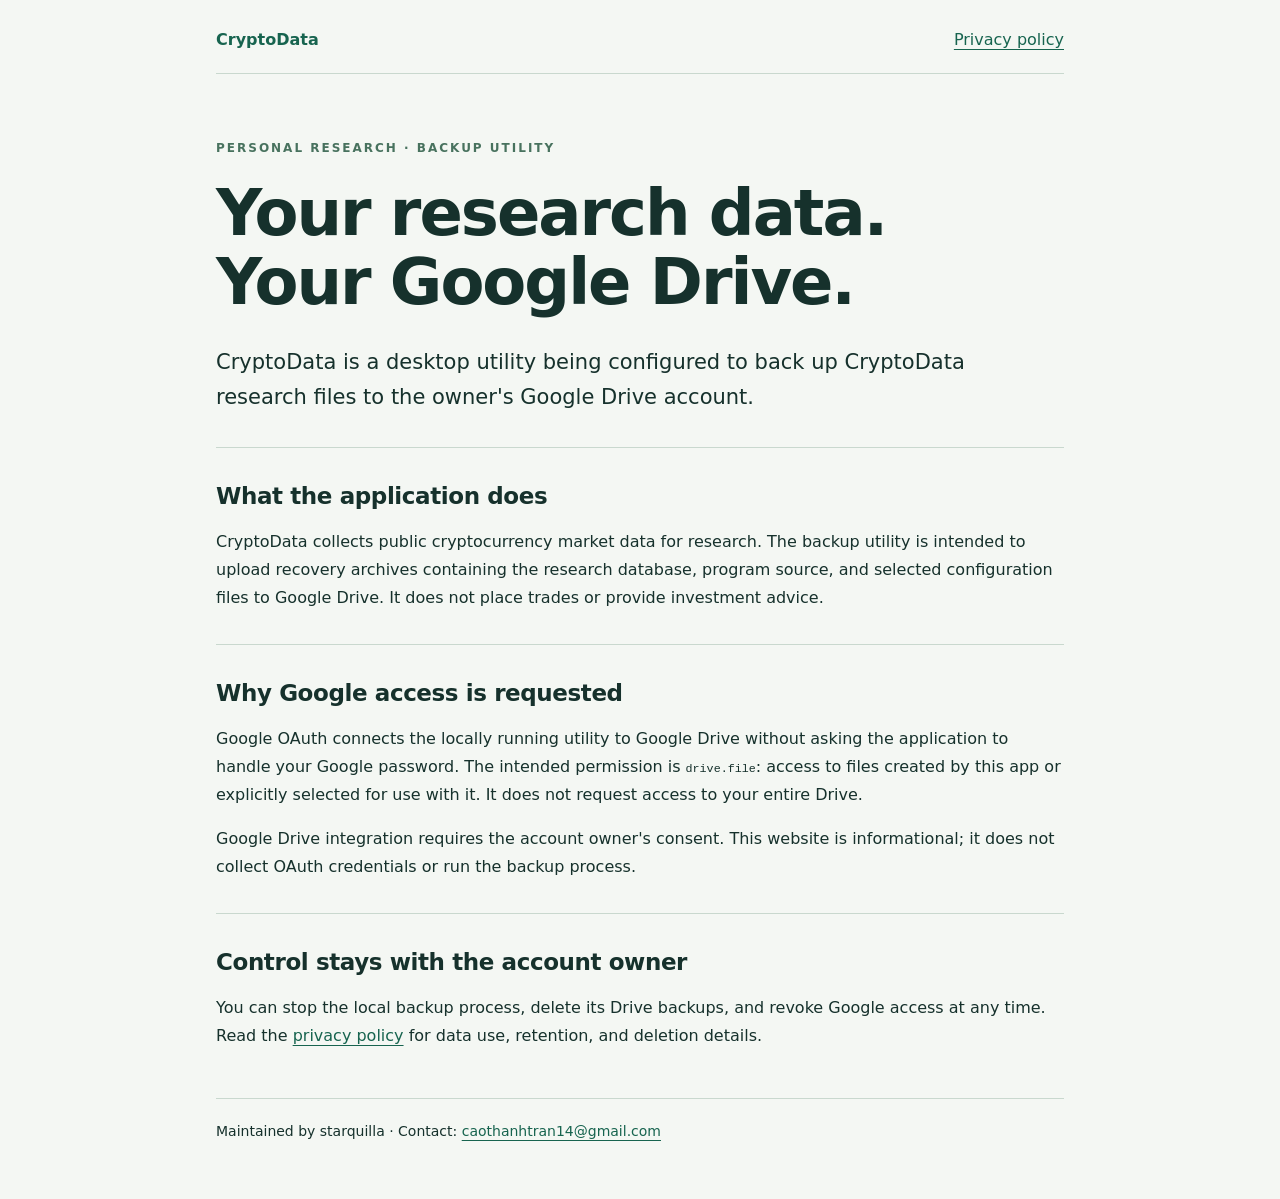
<file: index.html>
<!doctype html>
<html lang="en"><meta charset="utf-8"><meta name="viewport" content="width=device-width,initial-scale=1"><title>CryptoData</title><link rel="stylesheet" href="style.css"><body><main><nav><a href="index.html">CryptoData</a><a href="privacy.html">Privacy policy</a></nav><p class="eyebrow">PERSONAL RESEARCH · BACKUP UTILITY</p><h1>Your research data.<br>Your Google Drive.</h1><p class="lead">CryptoData is a desktop utility being configured to back up CryptoData research files to the owner's Google Drive account.</p><section><h2>What the application does</h2><p>CryptoData collects public cryptocurrency market data for research. The backup utility is intended to upload recovery archives containing the research database, program source, and selected configuration files to Google Drive. It does not place trades or provide investment advice.</p></section><section><h2>Why Google access is requested</h2><p>Google OAuth connects the locally running utility to Google Drive without asking the application to handle your Google password. The intended permission is <code>drive.file</code>: access to files created by this app or explicitly selected for use with it. It does not request access to your entire Drive.</p><p>Google Drive integration requires the account owner's consent. This website is informational; it does not collect OAuth credentials or run the backup process.</p></section><section><h2>Control stays with the account owner</h2><p>You can stop the local backup process, delete its Drive backups, and revoke Google access at any time. Read the <a href="privacy.html">privacy policy</a> for data use, retention, and deletion details.</p></section><footer>Maintained by starquilla · Contact: <a href="mailto:caothanhtran14@gmail.com">caothanhtran14@gmail.com</a></footer></main></body></html>
</file>
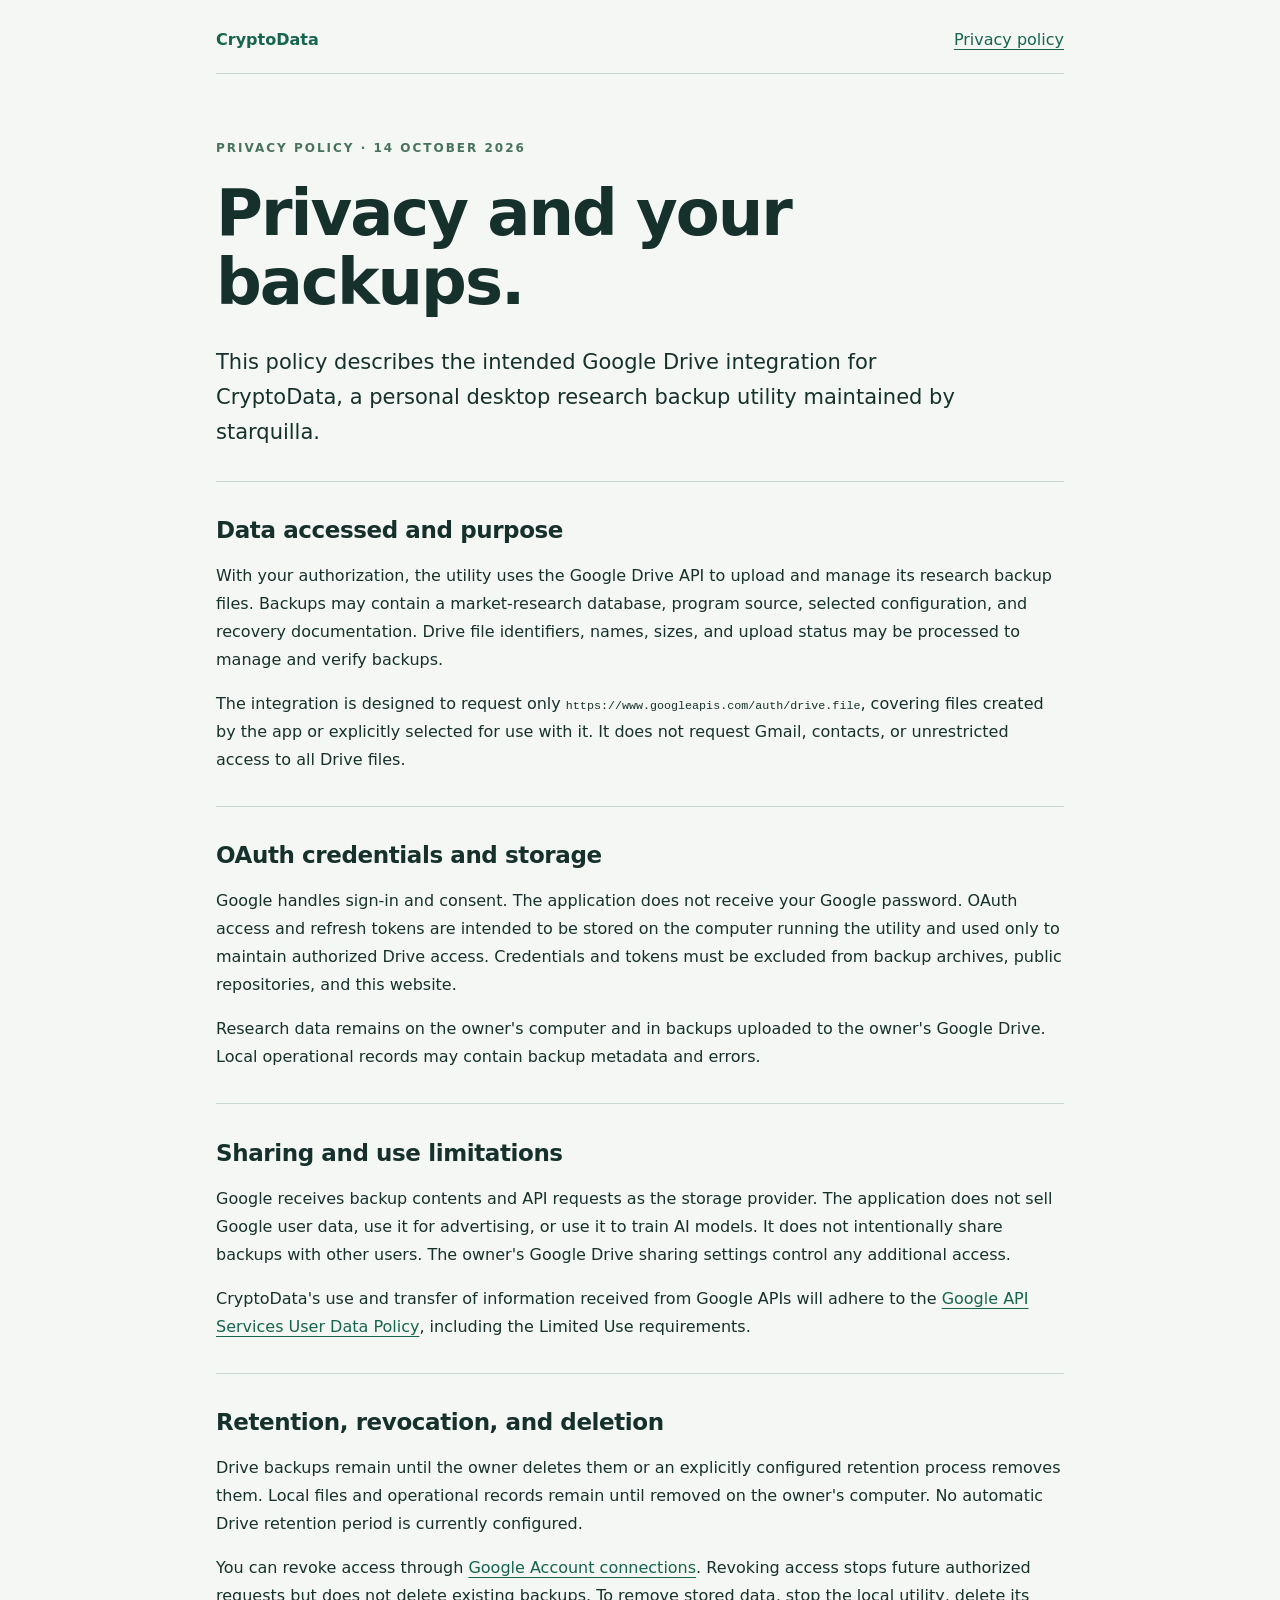
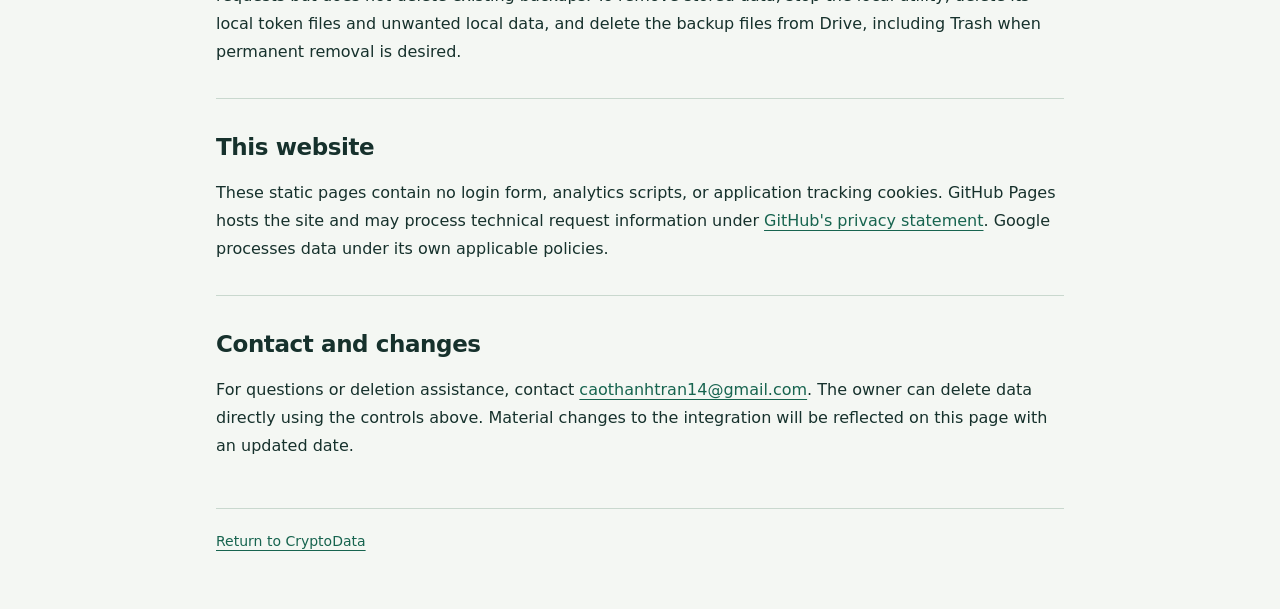
<file: privacy.html>
<!doctype html>
<html lang="en"><meta charset="utf-8"><meta name="viewport" content="width=device-width,initial-scale=1"><title>Privacy Policy | CryptoData</title><link rel="stylesheet" href="style.css"><body><main><nav><a href="index.html">CryptoData</a><a href="privacy.html" aria-current="page">Privacy policy</a></nav><p class="eyebrow">PRIVACY POLICY · 14 OCTOBER 2026</p><h1>Privacy and your backups.</h1><p class="lead">This policy describes the intended Google Drive integration for CryptoData, a personal desktop research backup utility maintained by starquilla.</p><section><h2>Data accessed and purpose</h2><p>With your authorization, the utility uses the Google Drive API to upload and manage its research backup files. Backups may contain a market-research database, program source, selected configuration, and recovery documentation. Drive file identifiers, names, sizes, and upload status may be processed to manage and verify backups.</p><p>The integration is designed to request only <code>https://www.googleapis.com/auth/drive.file</code>, covering files created by the app or explicitly selected for use with it. It does not request Gmail, contacts, or unrestricted access to all Drive files.</p></section><section><h2>OAuth credentials and storage</h2><p>Google handles sign-in and consent. The application does not receive your Google password. OAuth access and refresh tokens are intended to be stored on the computer running the utility and used only to maintain authorized Drive access. Credentials and tokens must be excluded from backup archives, public repositories, and this website.</p><p>Research data remains on the owner's computer and in backups uploaded to the owner's Google Drive. Local operational records may contain backup metadata and errors.</p></section><section><h2>Sharing and use limitations</h2><p>Google receives backup contents and API requests as the storage provider. The application does not sell Google user data, use it for advertising, or use it to train AI models. It does not intentionally share backups with other users. The owner's Google Drive sharing settings control any additional access.</p><p>CryptoData's use and transfer of information received from Google APIs will adhere to the <a href="https://developers.google.com/terms/api-services-user-data-policy">Google API Services User Data Policy</a>, including the Limited Use requirements.</p></section><section><h2>Retention, revocation, and deletion</h2><p>Drive backups remain until the owner deletes them or an explicitly configured retention process removes them. Local files and operational records remain until removed on the owner's computer. No automatic Drive retention period is currently configured.</p><p>You can revoke access through <a href="https://myaccount.google.com/connections">Google Account connections</a>. Revoking access stops future authorized requests but does not delete existing backups. To remove stored data, stop the local utility, delete its local token files and unwanted local data, and delete the backup files from Drive, including Trash when permanent removal is desired.</p></section><section><h2>This website</h2><p>These static pages contain no login form, analytics scripts, or application tracking cookies. GitHub Pages hosts the site and may process technical request information under <a href="https://docs.github.com/en/site-policy/privacy-policies/github-general-privacy-statement">GitHub's privacy statement</a>. Google processes data under its own applicable policies.</p></section><section><h2>Contact and changes</h2><p>For questions or deletion assistance, contact <a href="mailto:caothanhtran14@gmail.com">caothanhtran14@gmail.com</a>. The owner can delete data directly using the controls above. Material changes to the integration will be reflected on this page with an updated date.</p></section><footer><a href="index.html">Return to CryptoData</a></footer></main></body></html>
</file>
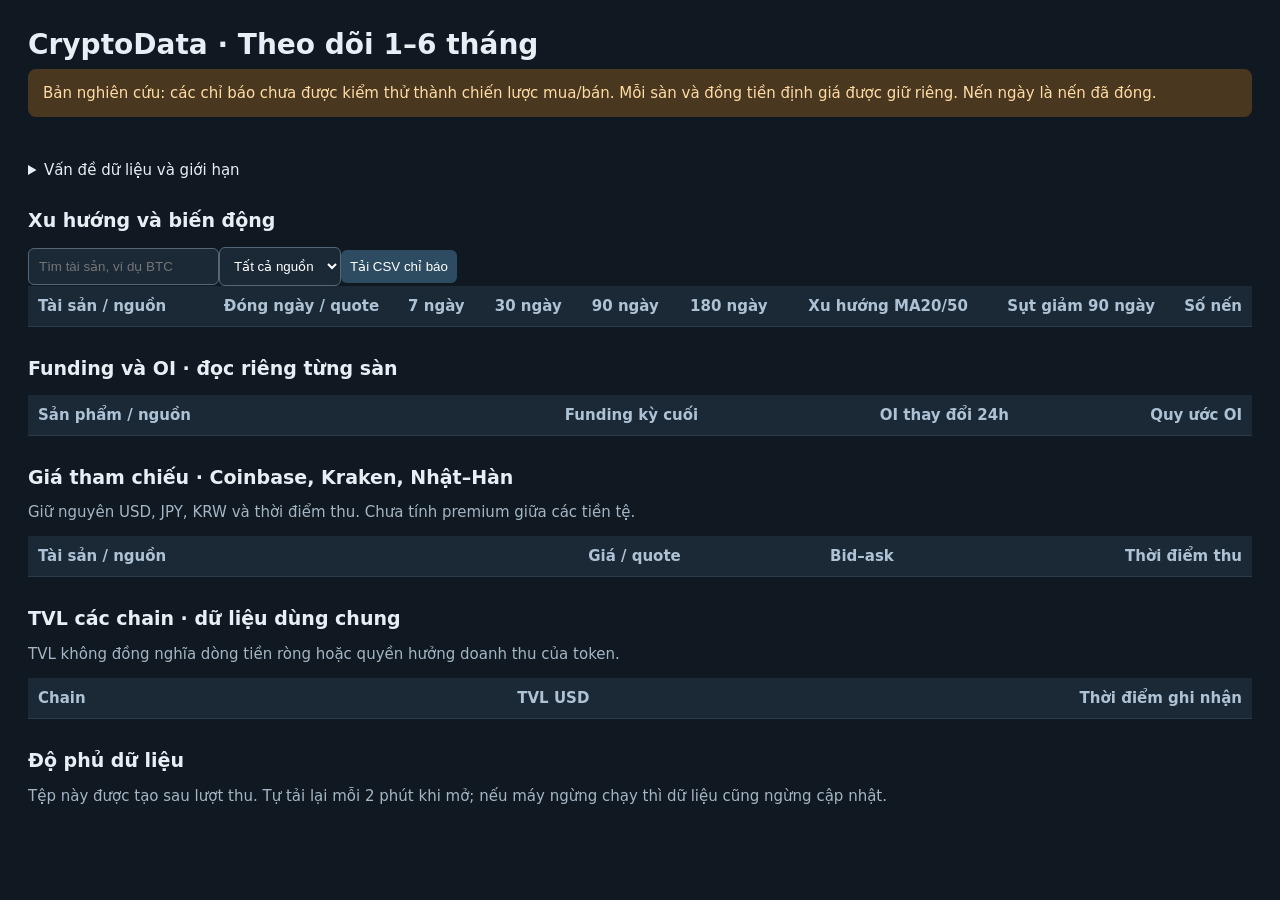
<file: pc/cryptodata/src/dashboard.html>
<!doctype html><html lang="vi"><meta charset="utf-8"><meta name="viewport" content="width=device-width, initial-scale=1"><title>CryptoData · Theo dõi</title>
<style>body{font:15px system-ui;margin:0;background:#101821;color:#e7eff5}main{max-width:1300px;margin:auto;padding:28px}h1{font-size:28px;margin:0 0 8px}h2{font-size:19px;margin-top:30px}.sub{color:#a4b6c5}.cards{display:flex;gap:12px;flex-wrap:wrap;margin:22px 0}.card{background:#1b2937;padding:16px;border-radius:10px;min-width:170px}.big{font-size:25px;display:block}.warning{background:#493720;color:#ffdca4;padding:15px;border-radius:8px}input,select{background:#1b2937;color:#fff;border:1px solid #567;padding:10px;border-radius:6px}table{width:100%;border-collapse:collapse;white-space:nowrap}th,td{padding:11px 10px;border-bottom:1px solid #2b3b49;text-align:right}th:first-child,td:first-child{text-align:left}th{color:#adc2d4;position:sticky;top:0;background:#1b2937}.scroll{overflow:auto;max-height:580px}.positive{color:#74d3aa}.negative{color:#ff9898}button{padding:9px;background:#2e4c61;border:0;border-radius:6px;color:#fff;cursor:pointer}details{margin-top:15px}a{color:#a8d9ff}</style>
<main><h1>CryptoData · Theo dõi 1–6 tháng</h1><div class="sub" id="time"></div><div class="warning">Bản nghiên cứu: các chỉ báo chưa được kiểm thử thành chiến lược mua/bán. Mỗi sàn và đồng tiền định giá được giữ riêng. Nến ngày là nến đã đóng.</div><div class="cards" id="cards"></div><details><summary>Vấn đề dữ liệu và giới hạn</summary><ul id="issues"></ul></details>
<h2>Xu hướng và biến động</h2><input id="search" placeholder="Tìm tài sản, ví dụ BTC" aria-label="Tìm tài sản"><select id="venue" aria-label="Chọn nguồn"><option value="">Tất cả nguồn</option><option>binance_spot</option><option>okx_spot</option></select><button id="export">Tải CSV chỉ báo</button><div class="scroll"><table><thead><tr><th>Tài sản / nguồn</th><th>Đóng ngày / quote</th><th>7 ngày</th><th>30 ngày</th><th>90 ngày</th><th>180 ngày</th><th>Xu hướng MA20/50</th><th>Sụt giảm 90 ngày</th><th>Số nến</th></tr></thead><tbody id="prices"></tbody></table></div>
<h2>Funding và OI · đọc riêng từng sàn</h2><div class="scroll"><table><thead><tr><th>Sản phẩm / nguồn</th><th>Funding kỳ cuối</th><th>OI thay đổi 24h</th><th>Quy ước OI</th></tr></thead><tbody id="derivatives"></tbody></table></div>
<h2>Giá tham chiếu · Coinbase, Kraken, Nhật–Hàn</h2><p class="sub">Giữ nguyên USD, JPY, KRW và thời điểm thu. Chưa tính premium giữa các tiền tệ.</p><div class="scroll"><table><thead><tr><th>Tài sản / nguồn</th><th>Giá / quote</th><th>Bid–ask</th><th>Thời điểm thu</th></tr></thead><tbody id="venues"></tbody></table></div><h2>TVL các chain · dữ liệu dùng chung</h2><p class="sub">TVL không đồng nghĩa dòng tiền ròng hoặc quyền hưởng doanh thu của token.</p><div class="scroll"><table><thead><tr><th>Chain</th><th>TVL USD</th><th>Thời điểm ghi nhận</th></tr></thead><tbody id="defi"></tbody></table></div>
<h2>Độ phủ dữ liệu</h2><p id="coverage" class="sub"></p><p class="sub">Tệp này được tạo sau lượt thu. Tự tải lại mỗi 2 phút khi mở; nếu máy ngừng chạy thì dữ liệu cũng ngừng cập nhật.</p></main>
<script>const D=__PAYLOAD__;const $=id=>document.getElementById(id);const esc=s=>String(s??'').replace(/[&<>"']/g,c=>({'&':'&amp;','<':'&lt;','>':'&gt;','"':'&quot;',"'":'&#39;'}[c]));const fmt=(v,n=2)=>v==null?'—':Number(v).toLocaleString('vi-VN',{maximumFractionDigits:n});const pct=(v,n=2)=>v==null?'—':`<span class="${v>=0?'positive':'negative'}">${fmt(v,n)}%</span>`;const vn=t=>t?new Date(t).toLocaleString('vi-VN'): '—';$('time').textContent='Báo cáo: '+vn(D.generated_at)+' · kiểm tra sức khỏe: '+vn(D.health.checked_at);$('cards').innerHTML=[['Sức khỏe',Date.now()-Date.parse(D.health.checked_at)>150*60000?'Báo cáo đã cũ':D.health.status==='ok'?'Nguồn đã cấu hình: đạt':'Cần kiểm tra'],['Chuỗi nến ngày',D.assets.length],['Dung lượng cục bộ',fmt(D.health.local_bytes/1e9)+' GB'],['Tuổi bản sao Drive',fmt(D.health.backup_age_hours)+' giờ']].map(([l,v])=>`<div class="card">${esc(l)}<strong class="big">${esc(v)}</strong></div>`).join('');$('issues').innerHTML=[...(D.health.issues||[]),...(D.health.unknown||[])].map(x=>'<li>'+esc(x)+'</li>').join('');function render(){const q=$('search').value.toUpperCase(),v=$('venue').value;$('prices').innerHTML=D.assets.filter(x=>x.base.toUpperCase().includes(q)&&(!v||x.source===v)).map(x=>`<tr><td>${esc(x.base)}<br><small>${esc(x.source)}</small></td><td>${fmt(x.last_daily_close,6)} ${esc(x.quote)}</td>${[7,30,90,180].map(n=>'<td>'+pct(x['return_'+n+'d_pct'])+'</td>').join('')}<td>${esc(({above_20_50:'Trên MA20/50',below_20_50:'Dưới MA20/50',mixed:'Đan xen',insufficient_history:'Chưa đủ lịch sử'})[x.trend])}</td><td>${pct(x.max_drawdown_observed_90d_pct)}</td><td>${x.daily_bars}</td></tr>`).join('');$('venues').innerHTML=(D.venue_snapshots||[]).filter(x=>x.base.toUpperCase().includes(q)).map(x=>'<tr><td>'+esc(x.base)+' / '+esc(x.source)+'</td><td>'+fmt(x.last,6)+' '+esc(x.quote)+'</td><td>'+fmt(x.bid,6)+' / '+fmt(x.ask,6)+'</td><td>'+vn(x.observed_at)+'</td></tr>').join('');$('derivatives').innerHTML=D.derivatives.filter(x=>x.symbol.toUpperCase().includes(q)).map(x=>`<tr><td>${esc(x.symbol)} / ${esc(x.source)}</td><td>${pct(x.funding_last_pct,6)}<br><small>${vn(x.funding_time)}</small></td><td>${pct(x.oi_24h_pct)}</td><td>${esc(x.semantics)}</td></tr>`).join('')}render();$('venues').innerHTML=(D.venue_snapshots||[]).map(x=>'<tr><td>'+esc(x.base)+' / '+esc(x.source)+'</td><td>'+fmt(x.last,6)+' '+esc(x.quote)+'</td><td>'+fmt(x.bid,6)+' / '+fmt(x.ask,6)+'</td><td>'+vn(x.observed_at)+'</td></tr>').join('');$('search').oninput=render;$('venue').onchange=render;$('defi').innerHTML=D.defi_chains.map(x=>`<tr><td>${esc(x.name)}</td><td>${fmt(x.value,0)}</td><td>${vn(x.observed_at)}</td></tr>`).join('');let counts={};for(const x of (D.coverage.rows||[]))counts[x.status]=(counts[x.status]||0)+1;$('coverage').textContent=Object.entries(counts).map(([k,v])=>k+': '+v).join(' · ');$('export').onclick=()=>{const keys=['base','source','quote','last_daily_close','return_7d_pct','return_30d_pct','return_90d_pct','return_180d_pct','trend','daily_bars'];let csv=[keys.join(','),...D.assets.map(x=>keys.map(k=>'"'+String(x[k]??'').replaceAll('"','""')+'"').join(','))].join('\r\n');const a=document.createElement('a');a.href=URL.createObjectURL(new Blob(['\ufeff'+csv],{type:'text/csv;charset=utf-8'}));a.download='cryptodata-indicators.csv';a.click();setTimeout(()=>URL.revokeObjectURL(a.href),1000)};setInterval(()=>location.reload(),120000);</script></html>
</file>
<file: style.css>
:root{color-scheme:light;font-family:system-ui,-apple-system,Segoe UI,sans-serif;color:#16312c;background:#f4f7f3}*{box-sizing:border-box}body{margin:0}main{max-width:900px;margin:auto;padding:30px 26px 60px}nav{display:flex;justify-content:space-between;gap:20px;border-bottom:1px solid #c9d8ce;padding-bottom:24px;margin-bottom:64px}a{color:#17644f;text-underline-offset:4px}nav a:first-child{font-weight:750;text-decoration:none}.eyebrow{font-size:12px;font-weight:700;letter-spacing:2px;color:#48725e}h1{font-size:clamp(36px,6vw,64px);line-height:1.08;letter-spacing:-2px;margin:20px 0 28px}h2{font-size:23px;letter-spacing:-.4px}.lead{font-size:21px;line-height:1.65;max-width:760px}section{border-top:1px solid #c9d8ce;margin-top:32px;padding-top:16px}p{line-height:1.75}code{overflow-wrap:anywhere;font-size:.9em}footer{margin-top:48px;padding-top:24px;border-top:1px solid #c9d8ce;font-size:14px}a:focus-visible{outline:3px solid #ca8624;outline-offset:5px}@media(max-width:500px){nav{margin-bottom:42px;flex-wrap:wrap}main{padding:24px 20px}h1{letter-spacing:-1px}}
</file>
